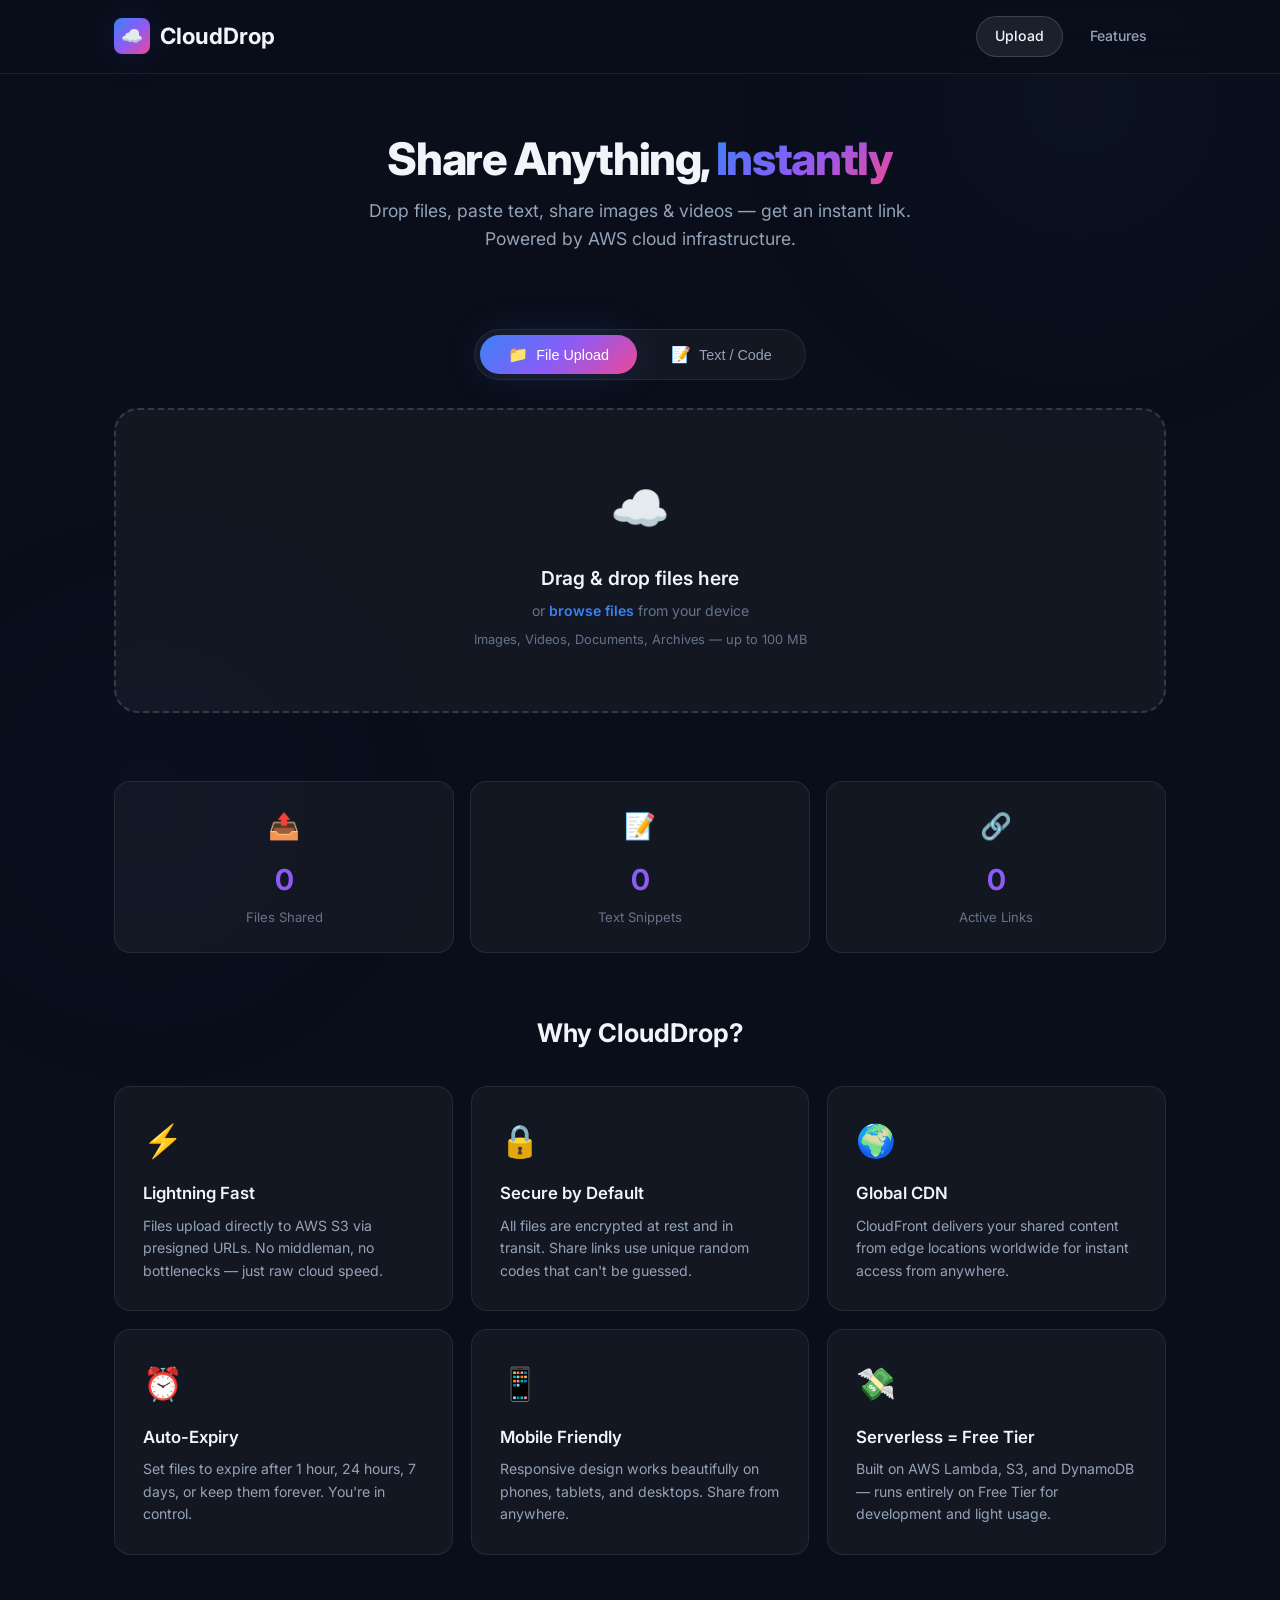
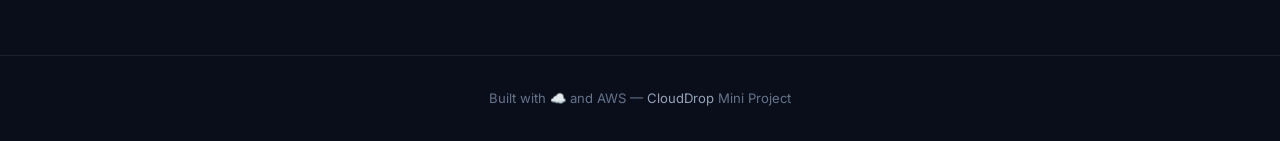
<file: frontend/index.html>
<!DOCTYPE html>
<html lang="en">
<head>
  <meta charset="UTF-8" />
  <meta name="viewport" content="width=device-width, initial-scale=1.0" />
  <title>CloudDrop — Instant File & Text Sharing</title>
  <meta name="description" content="Share files, images, videos, and text instantly with CloudDrop. Powered by AWS serverless infrastructure." />
  <link rel="stylesheet" href="css/style.css" />
  <link rel="icon" href="data:image/svg+xml,<svg xmlns='http://www.w3.org/2000/svg' viewBox='0 0 100 100'><text y='.9em' font-size='90'>☁️</text></svg>" />
</head>
<body>

  <!-- Navbar -->
  <nav class="navbar" id="navbar">
    <div class="container">
      <a href="index.html" class="logo">
        <span class="logo-icon">☁️</span>
        CloudDrop
      </a>
      <div class="nav-links">
        <a href="index.html" class="nav-link active">Upload</a>
        <a href="#features" class="nav-link">Features</a>
      </div>
    </div>
  </nav>

  <!-- Hero -->
  <section class="hero">
    <div class="container">
      <h1>Share Anything, <span class="gradient-text">Instantly</span></h1>
      <p>Drop files, paste text, share images &amp; videos — get an instant link. Powered by AWS cloud infrastructure.</p>
    </div>
  </section>

  <!-- Mode Tabs -->
  <div class="container">
    <div class="mode-tabs" id="modeTabs">
      <button class="mode-tab active" data-mode="file" id="fileTabBtn">
        <span class="tab-icon">📁</span> File Upload
      </button>
      <button class="mode-tab" data-mode="text" id="textTabBtn">
        <span class="tab-icon">📝</span> Text / Code
      </button>
    </div>

    <!-- ===== FILE UPLOAD PANEL ===== -->
    <div class="upload-panel active" id="filePanel">
      <div class="drop-zone" id="dropZone">
        <div class="drop-zone-content">
          <span class="drop-icon">☁️</span>
          <h3>Drag &amp; drop files here</h3>
          <p>or <span class="browse-link" id="browseBtn">browse files</span> from your device</p>
          <p style="margin-top:8px;color:var(--text-muted);font-size:0.8rem;">
            Images, Videos, Documents, Archives — up to 100 MB
          </p>
        </div>
        <input type="file" class="file-input" id="fileInput" multiple />
      </div>

      <div class="file-list" id="fileList"></div>

      <div class="options-row" id="fileOptions" style="display:none;">
        <div class="option-group">
          <label for="fileExpiry">Expires In</label>
          <select class="option-select" id="fileExpiry">
            <option value="3600">1 Hour</option>
            <option value="86400" selected>24 Hours</option>
            <option value="604800">7 Days</option>
            <option value="2592000">30 Days</option>
            <option value="0">Never</option>
          </select>
        </div>
        <div style="flex:1;"></div>
        <button class="btn btn-primary" id="uploadBtn" disabled>
          <span>🚀</span> Upload &amp; Share
        </button>
      </div>

      <div class="progress-bar-wrapper" id="progressWrapper">
        <div class="progress-bar" id="progressBar"></div>
      </div>
    </div>

    <!-- ===== TEXT PANEL ===== -->
    <div class="text-panel" id="textPanel">
      <div class="text-editor">
        <textarea class="text-area" id="textArea" placeholder="Paste your text, code, notes, or anything here..." spellcheck="false"></textarea>
        <div class="text-controls">
          <span class="char-count" id="charCount">0 characters</span>
        </div>
      </div>

      <div class="options-row">
        <div class="option-group">
          <label for="textExpiry">Expires In</label>
          <select class="option-select" id="textExpiry">
            <option value="3600">1 Hour</option>
            <option value="86400" selected>24 Hours</option>
            <option value="604800">7 Days</option>
            <option value="2592000">30 Days</option>
            <option value="0">Never</option>
          </select>
        </div>
        <div style="flex:1;"></div>
        <button class="btn btn-primary" id="shareTextBtn" disabled>
          <span>🔗</span> Share Text
        </button>
      </div>
    </div>

    <!-- ===== SHARE RESULT ===== -->
    <div class="share-result" id="shareResult">
      <h3>✅ Shared Successfully!</h3>
      <div class="share-link-box">
        <input type="text" class="share-link-input" id="shareLinkInput" readonly />
        <button class="copy-btn" id="copyBtn">📋 Copy</button>
      </div>
    </div>

    <!-- Stats -->
    <div class="stats-row">
      <div class="stat-card">
        <span class="stat-icon">📤</span>
        <div class="stat-value" id="statUploads">0</div>
        <div class="stat-label">Files Shared</div>
      </div>
      <div class="stat-card">
        <span class="stat-icon">📝</span>
        <div class="stat-value" id="statTexts">0</div>
        <div class="stat-label">Text Snippets</div>
      </div>
      <div class="stat-card">
        <span class="stat-icon">🔗</span>
        <div class="stat-value" id="statLinks">0</div>
        <div class="stat-label">Active Links</div>
      </div>
    </div>
  </div>

  <!-- Features -->
  <section class="features" id="features">
    <div class="container">
      <h2>Why <span class="gradient-text">CloudDrop</span>?</h2>
      <div class="features-grid">
        <div class="feature-card">
          <span class="feature-icon">⚡</span>
          <h3>Lightning Fast</h3>
          <p>Files upload directly to AWS S3 via presigned URLs. No middleman, no bottlenecks — just raw cloud speed.</p>
        </div>
        <div class="feature-card">
          <span class="feature-icon">🔒</span>
          <h3>Secure by Default</h3>
          <p>All files are encrypted at rest and in transit. Share links use unique random codes that can't be guessed.</p>
        </div>
        <div class="feature-card">
          <span class="feature-icon">🌍</span>
          <h3>Global CDN</h3>
          <p>CloudFront delivers your shared content from edge locations worldwide for instant access from anywhere.</p>
        </div>
        <div class="feature-card">
          <span class="feature-icon">⏰</span>
          <h3>Auto-Expiry</h3>
          <p>Set files to expire after 1 hour, 24 hours, 7 days, or keep them forever. You're in control.</p>
        </div>
        <div class="feature-card">
          <span class="feature-icon">📱</span>
          <h3>Mobile Friendly</h3>
          <p>Responsive design works beautifully on phones, tablets, and desktops. Share from anywhere.</p>
        </div>
        <div class="feature-card">
          <span class="feature-icon">💸</span>
          <h3>Serverless = Free Tier</h3>
          <p>Built on AWS Lambda, S3, and DynamoDB — runs entirely on Free Tier for development and light usage.</p>
        </div>
      </div>
    </div>
  </section>

  <!-- Footer -->
  <footer class="footer">
    <div class="container">
      <p>Built with ☁️ and AWS — <a href="https://github.com" target="_blank">CloudDrop</a> Mini Project</p>
    </div>
  </footer>

  <!-- Toast Container -->
  <div class="toast-container" id="toastContainer"></div>

  <script src="js/app.js"></script>
</body>
</html>
</file>
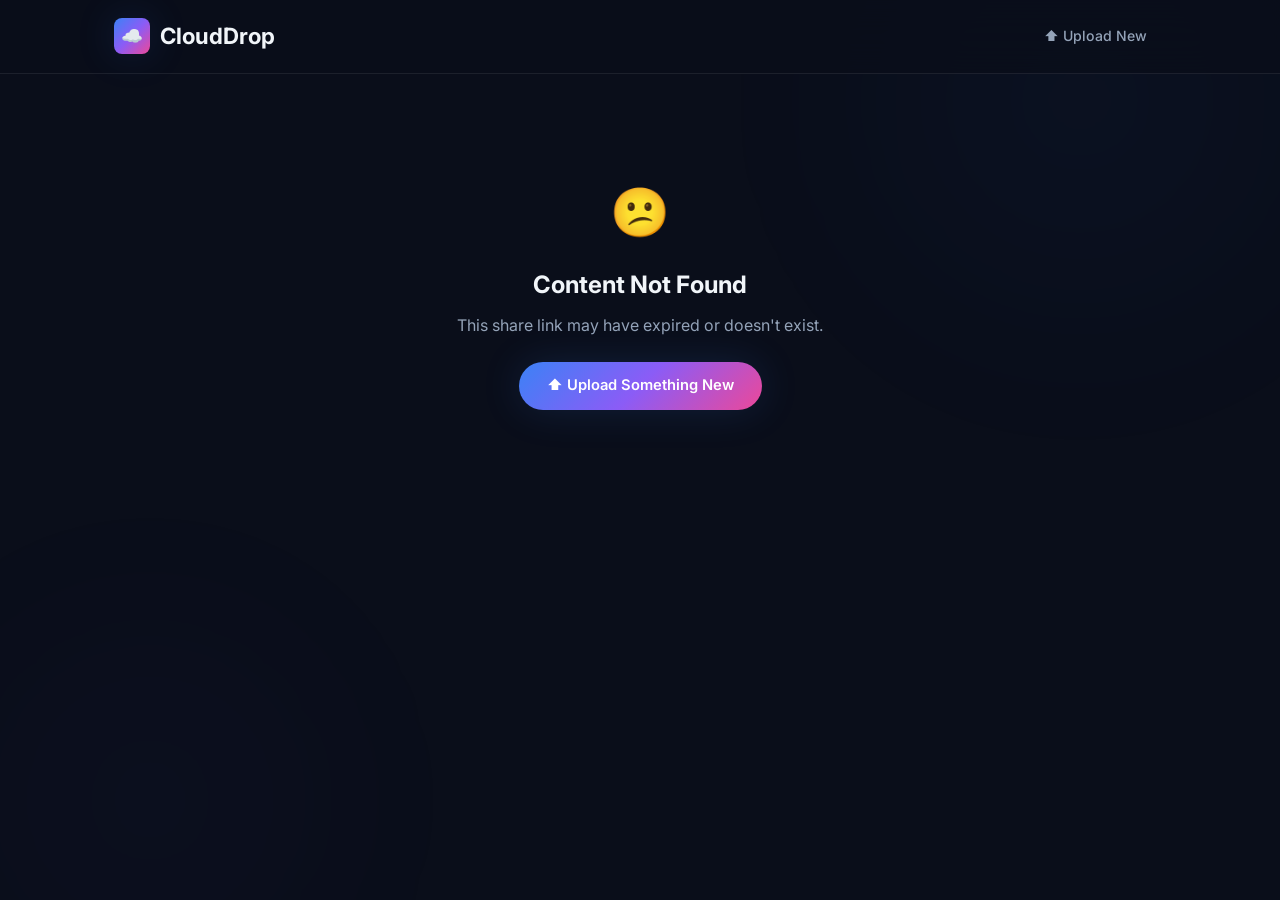
<file: frontend/share.html>
<!DOCTYPE html>
<html lang="en">
<head>
  <meta charset="UTF-8" />
  <meta name="viewport" content="width=device-width, initial-scale=1.0" />
  <title>CloudDrop — Shared Content</title>
  <meta name="description" content="View shared content on CloudDrop." />
  <link rel="stylesheet" href="css/style.css" />
  <link rel="icon" href="data:image/svg+xml,<svg xmlns='http://www.w3.org/2000/svg' viewBox='0 0 100 100'><text y='.9em' font-size='90'>☁️</text></svg>" />
</head>
<body>

  <!-- Navbar -->
  <nav class="navbar">
    <div class="container">
      <a href="index.html" class="logo">
        <span class="logo-icon">☁️</span>
        CloudDrop
      </a>
      <div class="nav-links">
        <a href="index.html" class="nav-link">⬆ Upload New</a>
      </div>
    </div>
  </nav>

  <!-- Share View -->
  <div class="share-view" id="shareView">
    <!-- Loading State -->
    <div id="loadingState" style="text-align:center; padding:60px 0;">
      <div class="spinner" style="margin:0 auto 16px;width:32px;height:32px;"></div>
      <p style="color:var(--text-muted);">Loading shared content...</p>
    </div>

    <!-- Error State (hidden initially) -->
    <div id="errorState" style="display:none; text-align:center; padding:60px 0;">
      <span style="font-size:3rem; display:block; margin-bottom:16px;">😕</span>
      <h2 style="margin-bottom:8px;">Content Not Found</h2>
      <p style="color:var(--text-secondary); margin-bottom:24px;">This share link may have expired or doesn't exist.</p>
      <a href="index.html" class="btn btn-primary">⬆ Upload Something New</a>
    </div>

    <!-- Content State (hidden initially) -->
    <div id="contentState" style="display:none;">
      <div class="share-header">
        <div>
          <h2 id="shareTitle">Untitled</h2>
          <div class="share-meta">
            <span id="shareType">📎 File</span>
            <span id="shareSize">0 KB</span>
            <span id="shareExpiry">⏰ Expires in 24h</span>
          </div>
        </div>
      </div>

      <div class="preview-card">
        <div class="preview-content" id="previewContent">
          <!-- Dynamic content injected here -->
        </div>
        <div class="preview-actions">
          <button class="btn btn-primary" id="downloadBtn">
            <span>⬇</span> Download
          </button>
          <button class="btn btn-secondary" id="copyShareBtn">
            <span>📋</span> Copy Link
          </button>
          <button class="btn btn-secondary" id="newShareBtn" onclick="window.location.href='index.html'">
            <span>⬆</span> Share Something New
          </button>
        </div>
      </div>
    </div>
  </div>

  <!-- Toast Container -->
  <div class="toast-container" id="toastContainer"></div>

  <script src="js/share.js"></script>
</body>
</html>
</file>
<file: frontend/css/style.css>
/* ===== CloudDrop Design System ===== */
@import url('https://fonts.googleapis.com/css2?family=Inter:wght@300;400;500;600;700;800&display=swap');

/* ---------- CSS Variables ---------- */
:root {
  --bg-primary: #0a0e1a;
  --bg-secondary: #111827;
  --bg-card: rgba(17, 24, 39, 0.7);
  --bg-glass: rgba(255, 255, 255, 0.04);
  --bg-glass-hover: rgba(255, 255, 255, 0.08);
  --border-glass: rgba(255, 255, 255, 0.08);
  --border-glass-hover: rgba(255, 255, 255, 0.15);

  --text-primary: #f1f5f9;
  --text-secondary: #94a3b8;
  --text-muted: #64748b;

  --accent-blue: #3b82f6;
  --accent-blue-glow: rgba(59, 130, 246, 0.3);
  --accent-purple: #8b5cf6;
  --accent-purple-glow: rgba(139, 92, 246, 0.3);
  --accent-cyan: #06b6d4;
  --accent-green: #10b981;
  --accent-pink: #ec4899;
  --accent-orange: #f97316;

  --gradient-main: linear-gradient(135deg, #3b82f6, #8b5cf6, #ec4899);
  --gradient-subtle: linear-gradient(135deg, rgba(59, 130, 246, 0.15), rgba(139, 92, 246, 0.15));
  --gradient-card: linear-gradient(145deg, rgba(17, 24, 39, 0.9), rgba(30, 41, 59, 0.5));

  --shadow-sm: 0 2px 8px rgba(0, 0, 0, 0.3);
  --shadow-md: 0 8px 32px rgba(0, 0, 0, 0.4);
  --shadow-lg: 0 16px 64px rgba(0, 0, 0, 0.5);
  --shadow-glow-blue: 0 0 40px rgba(59, 130, 246, 0.15);
  --shadow-glow-purple: 0 0 40px rgba(139, 92, 246, 0.15);

  --radius-sm: 8px;
  --radius-md: 12px;
  --radius-lg: 16px;
  --radius-xl: 24px;
  --radius-full: 9999px;

  --transition-fast: 150ms cubic-bezier(0.4, 0, 0.2, 1);
  --transition-base: 250ms cubic-bezier(0.4, 0, 0.2, 1);
  --transition-slow: 400ms cubic-bezier(0.4, 0, 0.2, 1);
}

/* ---------- Reset & Base ---------- */
*, *::before, *::after {
  margin: 0;
  padding: 0;
  box-sizing: border-box;
}

html {
  scroll-behavior: smooth;
  -webkit-font-smoothing: antialiased;
}

body {
  font-family: 'Inter', -apple-system, BlinkMacSystemFont, sans-serif;
  background: var(--bg-primary);
  color: var(--text-primary);
  min-height: 100vh;
  overflow-x: hidden;
  line-height: 1.6;
}

/* Animated background gradient orbs */
body::before,
body::after {
  content: '';
  position: fixed;
  border-radius: 50%;
  filter: blur(120px);
  opacity: 0.4;
  z-index: -1;
  animation: floatOrb 20s ease-in-out infinite;
}

body::before {
  width: 600px;
  height: 600px;
  background: radial-gradient(circle, rgba(59, 130, 246, 0.15), transparent 70%);
  top: -200px;
  right: -100px;
}

body::after {
  width: 500px;
  height: 500px;
  background: radial-gradient(circle, rgba(139, 92, 246, 0.12), transparent 70%);
  bottom: -150px;
  left: -100px;
  animation-delay: -10s;
}

@keyframes floatOrb {
  0%, 100% { transform: translate(0, 0) scale(1); }
  33% { transform: translate(30px, -40px) scale(1.05); }
  66% { transform: translate(-20px, 30px) scale(0.95); }
}

/* ---------- Utility ---------- */
.container {
  max-width: 1100px;
  margin: 0 auto;
  padding: 0 24px;
}

a {
  color: var(--accent-blue);
  text-decoration: none;
  transition: color var(--transition-fast);
}

a:hover { color: var(--accent-cyan); }

/* ---------- Header / Navbar ---------- */
.navbar {
  position: sticky;
  top: 0;
  z-index: 100;
  padding: 16px 0;
  background: rgba(10, 14, 26, 0.75);
  backdrop-filter: blur(20px);
  -webkit-backdrop-filter: blur(20px);
  border-bottom: 1px solid var(--border-glass);
}

.navbar .container {
  display: flex;
  align-items: center;
  justify-content: space-between;
}

.logo {
  display: flex;
  align-items: center;
  gap: 10px;
  font-size: 1.4rem;
  font-weight: 700;
  color: var(--text-primary);
}

.logo-icon {
  width: 36px;
  height: 36px;
  border-radius: var(--radius-sm);
  background: var(--gradient-main);
  display: flex;
  align-items: center;
  justify-content: center;
  font-size: 1.1rem;
  box-shadow: var(--shadow-glow-blue);
}

.nav-links {
  display: flex;
  gap: 8px;
}

.nav-link {
  padding: 8px 18px;
  border-radius: var(--radius-full);
  font-size: 0.88rem;
  font-weight: 500;
  color: var(--text-secondary);
  transition: all var(--transition-fast);
  border: 1px solid transparent;
}

.nav-link:hover {
  color: var(--text-primary);
  background: var(--bg-glass-hover);
  border-color: var(--border-glass);
}

.nav-link.active {
  color: var(--text-primary);
  background: var(--bg-glass-hover);
  border-color: var(--border-glass-hover);
}

/* ---------- Hero Section ---------- */
.hero {
  text-align: center;
  padding: 60px 0 40px;
}

.hero h1 {
  font-size: 2.8rem;
  font-weight: 800;
  letter-spacing: -0.03em;
  margin-bottom: 12px;
  line-height: 1.15;
}

.hero h1 .gradient-text {
  background: var(--gradient-main);
  -webkit-background-clip: text;
  -webkit-text-fill-color: transparent;
  background-clip: text;
}

.hero p {
  font-size: 1.1rem;
  color: var(--text-secondary);
  max-width: 550px;
  margin: 0 auto;
}

/* ---------- Mode Tabs ---------- */
.mode-tabs {
  display: flex;
  justify-content: center;
  gap: 6px;
  margin: 36px 0 28px;
  background: var(--bg-glass);
  border: 1px solid var(--border-glass);
  border-radius: var(--radius-full);
  padding: 5px;
  width: fit-content;
  margin-left: auto;
  margin-right: auto;
}

.mode-tab {
  padding: 10px 28px;
  border-radius: var(--radius-full);
  font-size: 0.9rem;
  font-weight: 500;
  color: var(--text-secondary);
  cursor: pointer;
  transition: all var(--transition-fast);
  border: none;
  background: transparent;
  display: flex;
  align-items: center;
  gap: 8px;
}

.mode-tab:hover {
  color: var(--text-primary);
}

.mode-tab.active {
  background: var(--gradient-main);
  color: #fff;
  box-shadow: var(--shadow-glow-blue);
}

.mode-tab .tab-icon {
  font-size: 1rem;
}

/* ---------- Upload Zone ---------- */
.upload-panel, .text-panel {
  display: none;
}

.upload-panel.active, .text-panel.active {
  display: block;
  animation: fadeSlideIn 0.35s ease;
}

@keyframes fadeSlideIn {
  from { opacity: 0; transform: translateY(12px); }
  to { opacity: 1; transform: translateY(0); }
}

.drop-zone {
  position: relative;
  border: 2px dashed var(--border-glass-hover);
  border-radius: var(--radius-xl);
  padding: 60px 40px;
  text-align: center;
  cursor: pointer;
  transition: all var(--transition-base);
  background: var(--bg-glass);
  overflow: hidden;
}

.drop-zone::before {
  content: '';
  position: absolute;
  inset: 0;
  background: var(--gradient-subtle);
  opacity: 0;
  transition: opacity var(--transition-base);
  border-radius: inherit;
}

.drop-zone:hover,
.drop-zone.drag-over {
  border-color: var(--accent-blue);
  background: rgba(59, 130, 246, 0.05);
  box-shadow: var(--shadow-glow-blue);
}

.drop-zone:hover::before,
.drop-zone.drag-over::before {
  opacity: 1;
}

.drop-zone-content {
  position: relative;
  z-index: 1;
}

.drop-icon {
  font-size: 3rem;
  margin-bottom: 16px;
  display: block;
  animation: bounce 2s ease-in-out infinite;
}

@keyframes bounce {
  0%, 100% { transform: translateY(0); }
  50% { transform: translateY(-8px); }
}

.drop-zone h3 {
  font-size: 1.2rem;
  font-weight: 600;
  margin-bottom: 6px;
}

.drop-zone p {
  color: var(--text-muted);
  font-size: 0.88rem;
}

.drop-zone .browse-link {
  color: var(--accent-blue);
  font-weight: 600;
  cursor: pointer;
}

.file-input {
  display: none;
}

/* ---------- File List ---------- */
.file-list {
  margin-top: 20px;
  display: flex;
  flex-direction: column;
  gap: 10px;
}

.file-item {
  display: flex;
  align-items: center;
  gap: 14px;
  padding: 14px 18px;
  border-radius: var(--radius-md);
  background: var(--bg-glass);
  border: 1px solid var(--border-glass);
  animation: fadeSlideIn 0.3s ease;
}

.file-item-icon {
  width: 40px;
  height: 40px;
  border-radius: var(--radius-sm);
  display: flex;
  align-items: center;
  justify-content: center;
  font-size: 1.2rem;
  flex-shrink: 0;
}

.file-item-icon.image { background: rgba(59, 130, 246, 0.15); }
.file-item-icon.video { background: rgba(236, 72, 153, 0.15); }
.file-item-icon.document { background: rgba(249, 115, 22, 0.15); }
.file-item-icon.text { background: rgba(16, 185, 129, 0.15); }
.file-item-icon.other { background: rgba(148, 163, 184, 0.15); }

.file-item-info {
  flex: 1;
  min-width: 0;
}

.file-item-name {
  font-size: 0.9rem;
  font-weight: 500;
  white-space: nowrap;
  overflow: hidden;
  text-overflow: ellipsis;
}

.file-item-size {
  font-size: 0.78rem;
  color: var(--text-muted);
}

.file-item-remove {
  background: none;
  border: none;
  color: var(--text-muted);
  cursor: pointer;
  font-size: 1.1rem;
  padding: 4px;
  border-radius: var(--radius-sm);
  transition: all var(--transition-fast);
}

.file-item-remove:hover {
  color: #ef4444;
  background: rgba(239, 68, 68, 0.1);
}

/* ---------- Progress Bar ---------- */
.progress-bar-wrapper {
  width: 100%;
  height: 4px;
  background: var(--bg-glass);
  border-radius: var(--radius-full);
  overflow: hidden;
  margin-top: 8px;
  display: none;
}

.progress-bar-wrapper.active {
  display: block;
}

.progress-bar {
  height: 100%;
  width: 0%;
  background: var(--gradient-main);
  border-radius: var(--radius-full);
  transition: width 0.3s ease;
}

/* ---------- Text Paste Area ---------- */
.text-editor {
  position: relative;
}

.text-area {
  width: 100%;
  min-height: 250px;
  background: var(--bg-glass);
  border: 1px solid var(--border-glass);
  border-radius: var(--radius-lg);
  padding: 20px;
  color: var(--text-primary);
  font-family: 'JetBrains Mono', 'Fira Code', monospace;
  font-size: 0.88rem;
  line-height: 1.7;
  resize: vertical;
  outline: none;
  transition: border-color var(--transition-fast);
}

.text-area:focus {
  border-color: var(--accent-purple);
  box-shadow: var(--shadow-glow-purple);
}

.text-area::placeholder {
  color: var(--text-muted);
}

.text-controls {
  display: flex;
  justify-content: space-between;
  align-items: center;
  margin-top: 14px;
}

.char-count {
  font-size: 0.8rem;
  color: var(--text-muted);
}

/* ---------- Options Row ---------- */
.options-row {
  display: flex;
  gap: 14px;
  margin-top: 20px;
  flex-wrap: wrap;
}

.option-group {
  display: flex;
  flex-direction: column;
  gap: 6px;
}

.option-group label {
  font-size: 0.78rem;
  font-weight: 500;
  color: var(--text-secondary);
  text-transform: uppercase;
  letter-spacing: 0.05em;
}

.option-select {
  padding: 10px 14px;
  border-radius: var(--radius-md);
  background: var(--bg-glass);
  border: 1px solid var(--border-glass);
  color: var(--text-primary);
  font-size: 0.88rem;
  font-family: inherit;
  outline: none;
  cursor: pointer;
  transition: border-color var(--transition-fast);
  min-width: 160px;
}

.option-select:focus {
  border-color: var(--accent-blue);
}

.option-select option {
  background: var(--bg-secondary);
  color: var(--text-primary);
}

/* ---------- Buttons ---------- */
.btn {
  display: inline-flex;
  align-items: center;
  justify-content: center;
  gap: 8px;
  padding: 12px 28px;
  border-radius: var(--radius-full);
  font-size: 0.92rem;
  font-weight: 600;
  font-family: inherit;
  cursor: pointer;
  border: none;
  transition: all var(--transition-base);
  position: relative;
  overflow: hidden;
}

.btn::after {
  content: '';
  position: absolute;
  inset: 0;
  background: linear-gradient(rgba(255,255,255,0.1), transparent);
  opacity: 0;
  transition: opacity var(--transition-fast);
}

.btn:hover::after {
  opacity: 1;
}

.btn-primary {
  background: var(--gradient-main);
  color: #fff;
  box-shadow: var(--shadow-glow-blue);
}

.btn-primary:hover {
  transform: translateY(-2px);
  box-shadow: 0 0 50px rgba(59, 130, 246, 0.25), 0 8px 32px rgba(0, 0, 0, 0.3);
}

.btn-primary:active {
  transform: translateY(0);
}

.btn-secondary {
  background: var(--bg-glass);
  color: var(--text-primary);
  border: 1px solid var(--border-glass);
}

.btn-secondary:hover {
  background: var(--bg-glass-hover);
  border-color: var(--border-glass-hover);
}

.btn-icon {
  width: 40px;
  height: 40px;
  padding: 0;
  border-radius: var(--radius-md);
}

.btn:disabled {
  opacity: 0.5;
  cursor: not-allowed;
  transform: none !important;
}

/* ---------- Share Result Card ---------- */
.share-result {
  display: none;
  margin-top: 28px;
  padding: 24px;
  border-radius: var(--radius-lg);
  background: var(--gradient-card);
  border: 1px solid var(--border-glass-hover);
  box-shadow: var(--shadow-md);
  animation: fadeSlideIn 0.4s ease;
}

.share-result.active {
  display: block;
}

.share-result h3 {
  font-size: 1rem;
  font-weight: 600;
  margin-bottom: 14px;
  display: flex;
  align-items: center;
  gap: 8px;
}

.share-link-box {
  display: flex;
  gap: 8px;
}

.share-link-input {
  flex: 1;
  padding: 12px 16px;
  border-radius: var(--radius-md);
  background: var(--bg-primary);
  border: 1px solid var(--border-glass);
  color: var(--accent-cyan);
  font-size: 0.9rem;
  font-family: 'JetBrains Mono', monospace;
  outline: none;
}

.copy-btn {
  padding: 12px 20px;
  border-radius: var(--radius-md);
  background: var(--accent-blue);
  color: #fff;
  border: none;
  font-size: 0.88rem;
  font-weight: 600;
  cursor: pointer;
  transition: all var(--transition-fast);
  font-family: inherit;
  white-space: nowrap;
}

.copy-btn:hover {
  background: #2563eb;
}

.copy-btn.copied {
  background: var(--accent-green);
}

/* ---------- Stats Section ---------- */
.stats-row {
  display: grid;
  grid-template-columns: repeat(auto-fit, minmax(200px, 1fr));
  gap: 16px;
  margin-top: 48px;
}

.stat-card {
  padding: 24px;
  border-radius: var(--radius-lg);
  background: var(--bg-glass);
  border: 1px solid var(--border-glass);
  text-align: center;
  transition: all var(--transition-base);
}

.stat-card:hover {
  border-color: var(--border-glass-hover);
  transform: translateY(-2px);
}

.stat-icon {
  font-size: 1.6rem;
  margin-bottom: 10px;
  display: block;
}

.stat-value {
  font-size: 1.8rem;
  font-weight: 700;
  background: var(--gradient-main);
  -webkit-background-clip: text;
  -webkit-text-fill-color: transparent;
  background-clip: text;
}

.stat-label {
  font-size: 0.82rem;
  color: var(--text-muted);
  margin-top: 4px;
}

/* ---------- Features Section ---------- */
.features {
  margin-top: 60px;
  padding-bottom: 60px;
}

.features h2 {
  text-align: center;
  font-size: 1.6rem;
  font-weight: 700;
  margin-bottom: 32px;
}

.features-grid {
  display: grid;
  grid-template-columns: repeat(auto-fit, minmax(280px, 1fr));
  gap: 18px;
}

.feature-card {
  padding: 28px;
  border-radius: var(--radius-lg);
  background: var(--bg-glass);
  border: 1px solid var(--border-glass);
  transition: all var(--transition-base);
}

.feature-card:hover {
  border-color: var(--border-glass-hover);
  transform: translateY(-3px);
  box-shadow: var(--shadow-md);
}

.feature-icon {
  font-size: 2rem;
  margin-bottom: 14px;
  display: block;
}

.feature-card h3 {
  font-size: 1.05rem;
  font-weight: 600;
  margin-bottom: 8px;
}

.feature-card p {
  font-size: 0.88rem;
  color: var(--text-secondary);
  line-height: 1.6;
}

/* ---------- Share View Page ---------- */
.share-view {
  max-width: 800px;
  margin: 40px auto;
  padding: 0 24px;
}

.share-header {
  display: flex;
  align-items: center;
  justify-content: space-between;
  margin-bottom: 28px;
  flex-wrap: wrap;
  gap: 12px;
}

.share-header h2 {
  font-size: 1.3rem;
  font-weight: 600;
}

.share-meta {
  display: flex;
  gap: 18px;
  font-size: 0.82rem;
  color: var(--text-muted);
}

.share-meta span {
  display: flex;
  align-items: center;
  gap: 5px;
}

.preview-card {
  border-radius: var(--radius-lg);
  background: var(--gradient-card);
  border: 1px solid var(--border-glass);
  overflow: hidden;
  box-shadow: var(--shadow-md);
}

.preview-content {
  padding: 24px;
}

.preview-content img {
  width: 100%;
  max-height: 600px;
  object-fit: contain;
  border-radius: var(--radius-md);
}

.preview-content video {
  width: 100%;
  max-height: 600px;
  border-radius: var(--radius-md);
  outline: none;
}

.preview-content pre {
  background: var(--bg-primary);
  padding: 20px;
  border-radius: var(--radius-md);
  overflow-x: auto;
  font-family: 'JetBrains Mono', monospace;
  font-size: 0.85rem;
  line-height: 1.7;
  color: var(--text-secondary);
  white-space: pre-wrap;
  word-wrap: break-word;
}

.preview-actions {
  display: flex;
  gap: 10px;
  padding: 18px 24px;
  background: rgba(0, 0, 0, 0.2);
  border-top: 1px solid var(--border-glass);
}

/* ---------- Toast Notification ---------- */
.toast-container {
  position: fixed;
  bottom: 28px;
  right: 28px;
  z-index: 1000;
  display: flex;
  flex-direction: column;
  gap: 10px;
}

.toast {
  padding: 14px 22px;
  border-radius: var(--radius-md);
  background: var(--bg-secondary);
  border: 1px solid var(--border-glass-hover);
  color: var(--text-primary);
  font-size: 0.88rem;
  box-shadow: var(--shadow-lg);
  animation: toastSlide 0.35s ease;
  display: flex;
  align-items: center;
  gap: 10px;
}

.toast.success { border-left: 3px solid var(--accent-green); }
.toast.error { border-left: 3px solid #ef4444; }
.toast.info { border-left: 3px solid var(--accent-blue); }

@keyframes toastSlide {
  from { opacity: 0; transform: translateX(40px); }
  to { opacity: 1; transform: translateX(0); }
}

/* ---------- Loading Spinner ---------- */
.spinner {
  width: 20px;
  height: 20px;
  border: 2px solid var(--border-glass);
  border-top-color: var(--accent-blue);
  border-radius: 50%;
  animation: spin 0.6s linear infinite;
}

@keyframes spin {
  to { transform: rotate(360deg); }
}

/* ---------- Footer ---------- */
.footer {
  text-align: center;
  padding: 32px 0;
  font-size: 0.82rem;
  color: var(--text-muted);
  border-top: 1px solid var(--border-glass);
  margin-top: 40px;
}

.footer a {
  color: var(--text-secondary);
}

/* ---------- Responsive ---------- */
@media (max-width: 768px) {
  .hero h1 { font-size: 2rem; }
  .hero p { font-size: 0.95rem; }
  .drop-zone { padding: 40px 20px; }
  .mode-tabs { flex-direction: column; border-radius: var(--radius-lg); }
  .mode-tab { justify-content: center; }
  .options-row { flex-direction: column; }
  .share-link-box { flex-direction: column; }
  .stats-row { grid-template-columns: 1fr; }
  .features-grid { grid-template-columns: 1fr; }
  .share-header { flex-direction: column; align-items: flex-start; }
  .preview-actions { flex-direction: column; }
}

@media (max-width: 480px) {
  .hero h1 { font-size: 1.6rem; }
  .navbar .container { flex-direction: column; gap: 10px; }
  .container { padding: 0 16px; }
}
</file>
